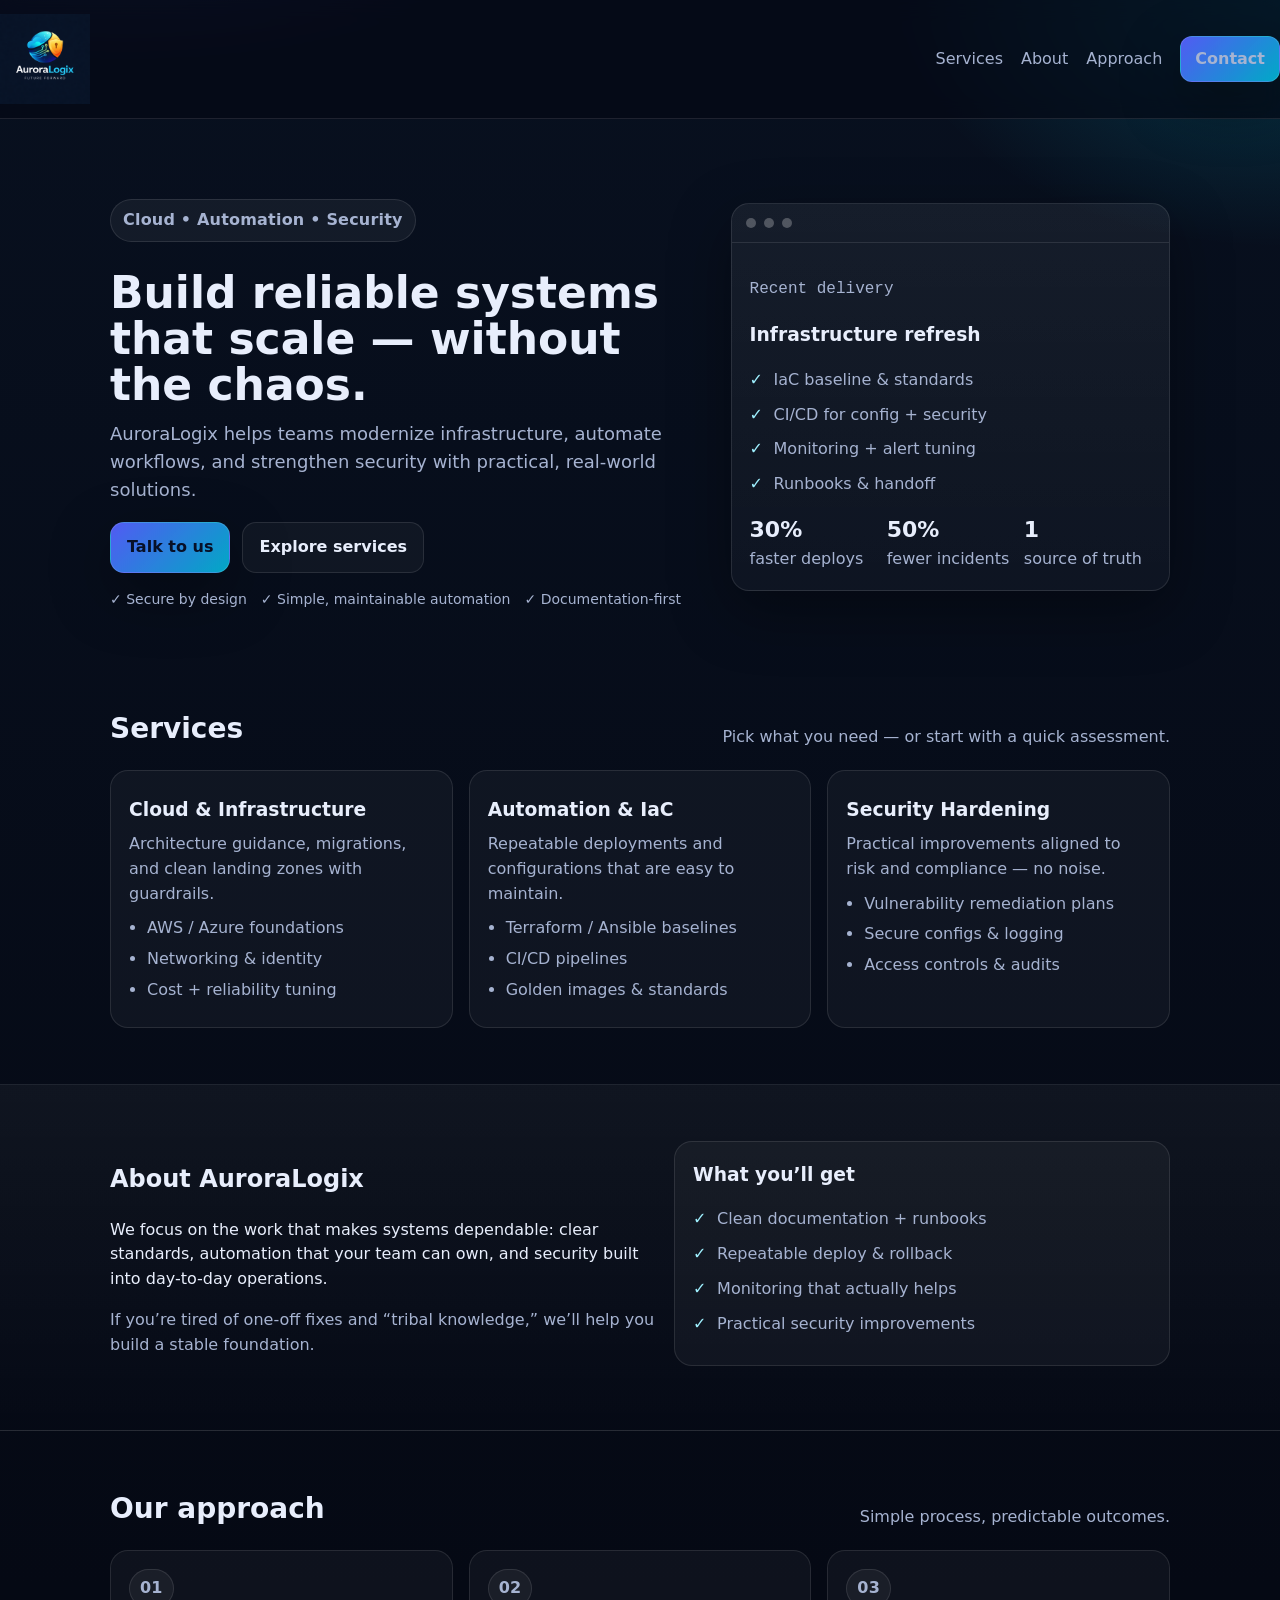
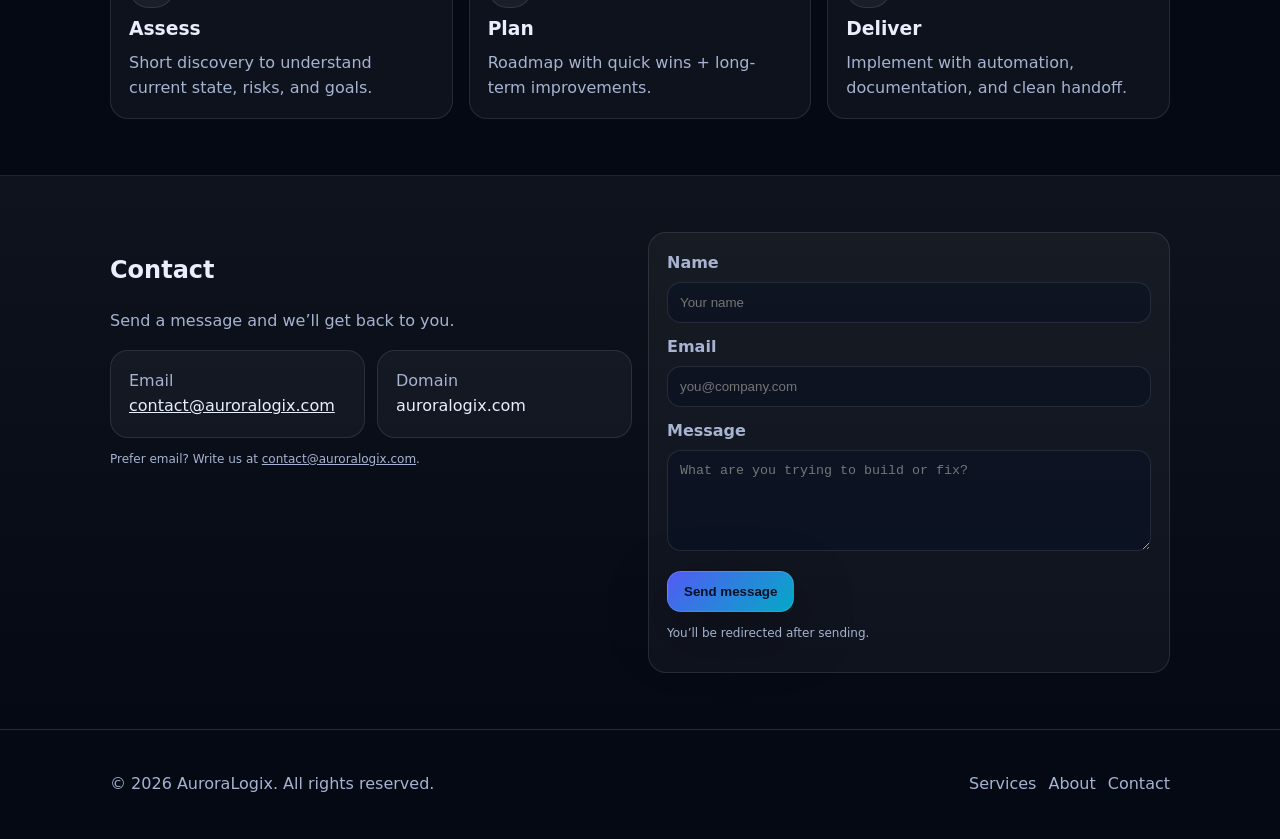
<file: index.html>
<!DOCTYPE html>
<html lang="en">
  <head>
    <meta charset="UTF-8" />
    <meta name="viewport" content="width=device-width, initial-scale=1" />
    <title>AuroraLogix</title>

    <link rel="icon" type="image/x-icon" href="/favicon.ico">

    <link rel="icon" type="image/png" sizes="32x32" href="/favicon-32x32.png">

    <link rel="icon" type="image/png" sizes="16x16" href="/favicon-16x16.png">

    <link rel="apple-touch-icon" href="/apple-touch-icon.png">
    
    <meta name="description" content="AuroraLogix — practical automation, cloud, and security solutions for modern teams." />
    <link rel="stylesheet" href="styles.css" />
  </head>

  <body>
    <header class="site-header">
      <nav class="nav">
        <a class="brand" href="#top" aria-label="AuroraLogix home">
        <img src="auroralogix-logo.png" alt="AuroraLogix Logo" height="90">
        </a>

        <button class="menu-btn" aria-label="Open menu" aria-expanded="false">
          <span></span><span></span><span></span>
        </button>

        <div class="nav-links" data-nav>
          <a href="#services">Services</a>
          <a href="#about">About</a>
          <a href="#work">Approach</a>
          <a href="#contact" class="btn btn-sm">Contact</a>
        </div>
      </nav>
    </header>

    <main id="top">
      <section class="hero">
        <div class="container hero-grid">
          <div class="hero-copy">
            <p class="pill">Cloud • Automation • Security</p>
            <h1>Build reliable systems that scale — without the chaos.</h1>
            <p class="lead">
              AuroraLogix helps teams modernize infrastructure, automate workflows, and strengthen security with practical,
              real-world solutions.
            </p>
            <div class="cta-row">
              <a class="btn" href="#contact">Talk to us</a>
              <a class="btn btn-ghost" href="#services">Explore services</a>
            </div>
            <div class="trust">
              <span>✓ Secure by design</span>
              <span>✓ Simple, maintainable automation</span>
              <span>✓ Documentation-first</span>
            </div>
          </div>

          <div class="hero-card" aria-hidden="true">
            <div class="card">
              <div class="card-top">
                <div class="dot"></div><div class="dot"></div><div class="dot"></div>
              </div>
              <div class="card-body">
                <p class="mono muted">Recent delivery</p>
                <h3>Infrastructure refresh</h3>
                <ul class="checklist">
                  <li>IaC baseline &amp; standards</li>
                  <li>CI/CD for config + security</li>
                  <li>Monitoring + alert tuning</li>
                  <li>Runbooks &amp; handoff</li>
                </ul>
                <div class="mini-metrics">
                  <div><p class="k">30%</p><p class="muted">faster deploys</p></div>
                  <div><p class="k">50%</p><p class="muted">fewer incidents</p></div>
                  <div><p class="k">1</p><p class="muted">source of truth</p></div>
                </div>
              </div>
            </div>
          </div>
        </div>
      </section>

      <section id="services" class="section">
        <div class="container">
          <div class="section-head">
            <h2>Services</h2>
            <p class="muted">Pick what you need — or start with a quick assessment.</p>
          </div>

          <div class="grid cards">
            <article class="svc">
              <h3>Cloud &amp; Infrastructure</h3>
              <p>Architecture guidance, migrations, and clean landing zones with guardrails.</p>
              <ul>
                <li>AWS / Azure foundations</li>
                <li>Networking &amp; identity</li>
                <li>Cost + reliability tuning</li>
              </ul>
            </article>

            <article class="svc">
              <h3>Automation &amp; IaC</h3>
              <p>Repeatable deployments and configurations that are easy to maintain.</p>
              <ul>
                <li>Terraform / Ansible baselines</li>
                <li>CI/CD pipelines</li>
                <li>Golden images &amp; standards</li>
              </ul>
            </article>

            <article class="svc">
              <h3>Security Hardening</h3>
              <p>Practical improvements aligned to risk and compliance — no noise.</p>
              <ul>
                <li>Vulnerability remediation plans</li>
                <li>Secure configs &amp; logging</li>
                <li>Access controls &amp; audits</li>
              </ul>
            </article>
          </div>
        </div>
      </section>

      <section id="about" class="section alt">
        <div class="container two-col">
          <div>
            <h2>About AuroraLogix</h2>
            <p>
              We focus on the work that makes systems dependable: clear standards, automation that your team can own, and
              security built into day-to-day operations.
            </p>
            <p class="muted">
              If you’re tired of one-off fixes and “tribal knowledge,” we’ll help you build a stable foundation.
            </p>
          </div>

          <div class="about-box">
            <h3>What you’ll get</h3>
            <ul class="checklist">
              <li>Clean documentation + runbooks</li>
              <li>Repeatable deploy &amp; rollback</li>
              <li>Monitoring that actually helps</li>
              <li>Practical security improvements</li>
            </ul>
          </div>
        </div>
      </section>

      <section id="work" class="section">
        <div class="container">
          <div class="section-head">
            <h2>Our approach</h2>
            <p class="muted">Simple process, predictable outcomes.</p>
          </div>

          <div class="grid steps">
            <div class="step">
              <p class="pill small">01</p>
              <h3>Assess</h3>
              <p>Short discovery to understand current state, risks, and goals.</p>
            </div>
            <div class="step">
              <p class="pill small">02</p>
              <h3>Plan</h3>
              <p>Roadmap with quick wins + long-term improvements.</p>
            </div>
            <div class="step">
              <p class="pill small">03</p>
              <h3>Deliver</h3>
              <p>Implement with automation, documentation, and clean handoff.</p>
            </div>
          </div>
        </div>
      </section>

      <section id="contact" class="section alt">
  <div class="container contact">
    <div>
      <h2>Contact</h2>
      <p class="muted">Send a message and we’ll get back to you.</p>

      <div class="contact-cards">
        <div class="contact-card">
          <p class="muted">Email</p>
          <p><a href="mailto:contact@auroralogix.com">contact@auroralogix.com</a></p>
        </div>
        <div class="contact-card">
          <p class="muted">Domain</p>
          <p>auroralogix.com</p>
        </div>
      </div>

      <p class="tiny muted">
        Prefer email? Write us at <a href="mailto:contact@auroralogix.com">contact@auroralogix.com</a>.
      </p>
    </div>

    <form class="form" action="https://formspree.io/f/xzdanrbz" method="POST">
      <label>
        Name
        <input type="text" name="name" required placeholder="Your name" />
      </label>

      <label>
        Email
        <input type="email" name="email" required placeholder="you@company.com" />
      </label>

      <label>
        Message
        <textarea name="message" rows="5" required placeholder="What are you trying to build or fix?"></textarea>
      </label>

      <!-- Helps you recognize these emails -->
      <input type="hidden" name="_subject" value="New message from AuroraLogix.com" />

      <input type="hidden" name="_next" value="https://auroralogix.com/thanks.html">

      <!-- Simple anti-spam honeypot -->
      <input type="text" name="_gotcha" style="display:none" tabindex="-1" autocomplete="off" />

      <button class="btn" type="submit">Send message</button>
      <p class="tiny muted">You’ll be redirected after sending.</p>
    </form>
  </div>
</section>
    </main>

    <footer class="footer">
      <div class="container footer-row">
        <p class="muted">© <span id="y"></span> AuroraLogix. All rights reserved.</p>
        <div class="footer-links">
          <a href="#services">Services</a>
          <a href="#about">About</a>
          <a href="#contact">Contact</a>
        </div>
      </div>
    </footer>

    <script>
      // year
      document.getElementById("y").textContent = new Date().getFullYear();

      // mobile menu
      const btn = document.querySelector(".menu-btn");
      const nav = document.querySelector("[data-nav]");
      btn.addEventListener("click", () => {
        const open = nav.classList.toggle("open");
        btn.setAttribute("aria-expanded", open ? "true" : "false");
      });
    </script>
  </body>
</html>
</file>
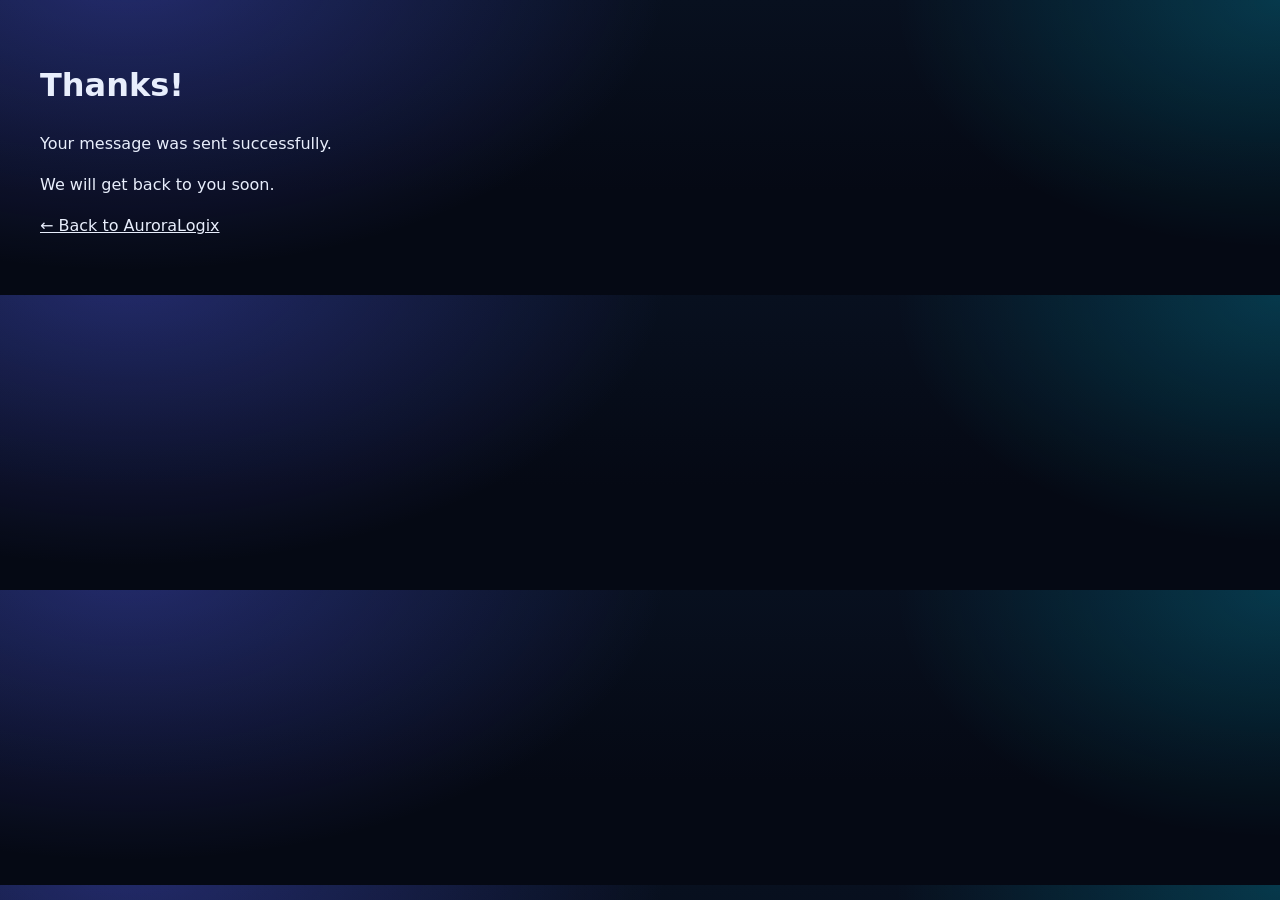
<file: thanks.html>
<!DOCTYPE html>
<html lang="en">
<head>
  <meta charset="UTF-8">
  <meta name="viewport" content="width=device-width, initial-scale=1">
  <title>Thanks — AuroraLogix</title>
  <link rel="stylesheet" href="styles.css">
</head>
<body style="padding:40px">

  <h1>Thanks!</h1>
  <p>Your message was sent successfully.</p>
  <p>We will get back to you soon.</p>

  <p>
    <a href="https://auroralogix.com">← Back to AuroraLogix</a>
  </p>

</body>
</html>
</file>
<file: styles.css>
:root{
  --bg:#0b1220;
  --panel:#0f1a2e;
  --panel2:#0d172a;
  --text:#e8eefc;
  --muted:#a6b3d1;
  --border:rgba(255,255,255,.10);
  --shadow:0 20px 60px rgba(0,0,0,.35);
  --radius:18px;
}

*{box-sizing:border-box}
html,body{margin:0;padding:0}
body{
  font-family: ui-sans-serif, system-ui, -apple-system, Segoe UI, Roboto, Helvetica, Arial, "Apple Color Emoji","Segoe UI Emoji";
  color:var(--text);
  background:
    radial-gradient(900px 500px at 10% -10%, rgba(86,95,255,.35), transparent 60%),
    radial-gradient(700px 450px at 100% 0%, rgba(0,220,255,.20), transparent 55%),
    linear-gradient(180deg, #08101f, #050914 65%, #050914);
  line-height:1.55;
}

a{color:inherit}
.container{max-width:1100px;margin:0 auto;padding:0 20px}

.site-header{
  position:sticky;top:0;z-index:50;
  background:rgba(5,9,20,.65);
  backdrop-filter: blur(10px);
  border-bottom:1px solid var(--border);
}
.nav{
  display:flex;align-items:center;justify-content:space-between;
  padding:14px 0;
}
.brand{display:flex;align-items:center;gap:10px;text-decoration:none}
.brand-mark{
  width:36px;height:36px;border-radius:12px;
  display:grid;place-items:center;
  background:linear-gradient(135deg, rgba(86,95,255,.9), rgba(0,220,255,.7));
  font-weight:700;
}
.brand-name{font-weight:650;letter-spacing:.2px}

.nav-links{display:flex;align-items:center;gap:18px}
.nav-links a{color:var(--muted);text-decoration:none}
.nav-links a:hover{color:var(--text)}

.menu-btn{
  display:none;
  width:44px;height:40px;border-radius:12px;
  border:1px solid var(--border);
  background:rgba(255,255,255,.03);
  cursor:pointer;
}
.menu-btn span{display:block;height:2px;margin:6px 10px;background:var(--text);opacity:.9}

.btn{
  display:inline-flex;align-items:center;justify-content:center;
  padding:12px 16px;border-radius:14px;
  background:linear-gradient(135deg, rgba(86,95,255,.95), rgba(0,220,255,.75));
  border:1px solid rgba(255,255,255,.12);
  box-shadow: var(--shadow);
  color:#071027;
  font-weight:700;
  text-decoration:none;
  cursor:pointer;
}
.btn:hover{transform:translateY(-1px)}
.btn:active{transform:translateY(0)}
.btn-sm{padding:10px 14px;border-radius:12px}
.btn-ghost{
  background:rgba(255,255,255,.04);
  color:var(--text);
  border:1px solid var(--border);
  box-shadow:none;
}
.btn-ghost:hover{background:rgba(255,255,255,.06)}

.hero{padding:64px 0 40px}
.hero-grid{display:grid;grid-template-columns:1.15fr .85fr;gap:26px;align-items:center}
.hero h1{font-size:44px;line-height:1.05;margin:12px 0 12px}
.lead{font-size:18px;color:var(--muted);max-width:52ch;margin:0 0 18px}

.pill{
  display:inline-block;
  padding:8px 12px;border-radius:999px;
  background:rgba(255,255,255,.05);
  border:1px solid var(--border);
  color:var(--muted);
  font-weight:600;
  letter-spacing:.2px;
}
.pill.small{padding:6px 10px}

.cta-row{display:flex;gap:12px;flex-wrap:wrap;margin:10px 0 16px}
.trust{display:flex;gap:14px;flex-wrap:wrap;color:var(--muted);font-size:14px}

.hero-card .card{
  background:linear-gradient(180deg, rgba(255,255,255,.06), rgba(255,255,255,.03));
  border:1px solid var(--border);
  border-radius:var(--radius);
  box-shadow:var(--shadow);
  overflow:hidden;
}
.card-top{display:flex;gap:8px;padding:14px;border-bottom:1px solid var(--border)}
.dot{width:10px;height:10px;border-radius:50%;background:rgba(255,255,255,.25)}
.card-body{padding:18px}
.mono{font-family: ui-monospace, SFMono-Regular, Menlo, Monaco, Consolas, "Liberation Mono", "Courier New", monospace}
.muted{color:var(--muted)}
.checklist{list-style:none;padding:0;margin:10px 0 0}
.checklist li{padding-left:24px;position:relative;margin:10px 0;color:var(--muted)}
.checklist li:before{
  content:"✓";
  position:absolute;left:0;top:0;
  color:#9ff0ff;
  font-weight:800;
}
.mini-metrics{display:grid;grid-template-columns:repeat(3,1fr);gap:10px;margin-top:16px}
.mini-metrics .k{font-size:22px;font-weight:800;margin:0}
.mini-metrics p{margin:0}

.section{padding:56px 0}
.section.alt{
  background:linear-gradient(180deg, rgba(255,255,255,.04), rgba(255,255,255,0));
  border-top:1px solid var(--border);
  border-bottom:1px solid var(--border);
}
.section-head{display:flex;align-items:end;justify-content:space-between;gap:18px;margin-bottom:20px}
.section-head h2{margin:0;font-size:28px}
.section-head p{margin:0}

.grid{display:grid;gap:16px}
.cards{grid-template-columns:repeat(3,1fr)}
.svc, .step, .about-box, .contact-card, .form{
  background:rgba(255,255,255,.04);
  border:1px solid var(--border);
  border-radius:var(--radius);
  padding:18px;
}
.svc h3,.step h3{margin:6px 0 8px}
.svc p,.step p{margin:0 0 10px;color:var(--muted)}
.svc ul{margin:10px 0 0;padding-left:18px;color:var(--muted)}
.svc li{margin:6px 0}

.two-col{display:grid;grid-template-columns:1.05fr .95fr;gap:16px;align-items:start}
.about-box h3{margin-top:0}
.steps{grid-template-columns:repeat(3,1fr)}
.step p{margin:0;color:var(--muted)}

.contact{display:grid;grid-template-columns:1fr 1fr;gap:16px;align-items:start}
.contact-cards{display:grid;grid-template-columns:1fr 1fr;gap:12px;margin-top:14px}
.contact-card p{margin:0}
.form label{display:block;margin-bottom:12px;color:var(--muted);font-weight:600}
input,textarea{
  width:100%;
  margin-top:6px;
  padding:12px 12px;
  border-radius:14px;
  border:1px solid var(--border);
  background:rgba(10,18,34,.65);
  color:var(--text);
  outline:none;
}
input:focus,textarea:focus{border-color:rgba(0,220,255,.45)}
.tiny{font-size:12px}

.footer{padding:26px 0}
.footer-row{display:flex;align-items:center;justify-content:space-between;gap:12px;flex-wrap:wrap}
.footer-links{display:flex;gap:12px}
.footer-links a{color:var(--muted);text-decoration:none}
.footer-links a:hover{color:var(--text)}

@media (max-width: 900px){
  .hero-grid, .two-col, .contact{grid-template-columns:1fr}
  .cards{grid-template-columns:1fr}
  .steps{grid-template-columns:1fr}
  .hero h1{font-size:38px}
}

@media (max-width: 720px){
  .nav-links{
    display:none;
    position:absolute;right:20px;top:64px;
    flex-direction:column;gap:12px;
    width:min(92vw, 320px);
    background:rgba(5,9,20,.92);
    border:1px solid var(--border);
    border-radius:16px;
    padding:14px;
  }
  .nav-links.open{display:flex}
  .menu-btn{display:block}
}
</file>
